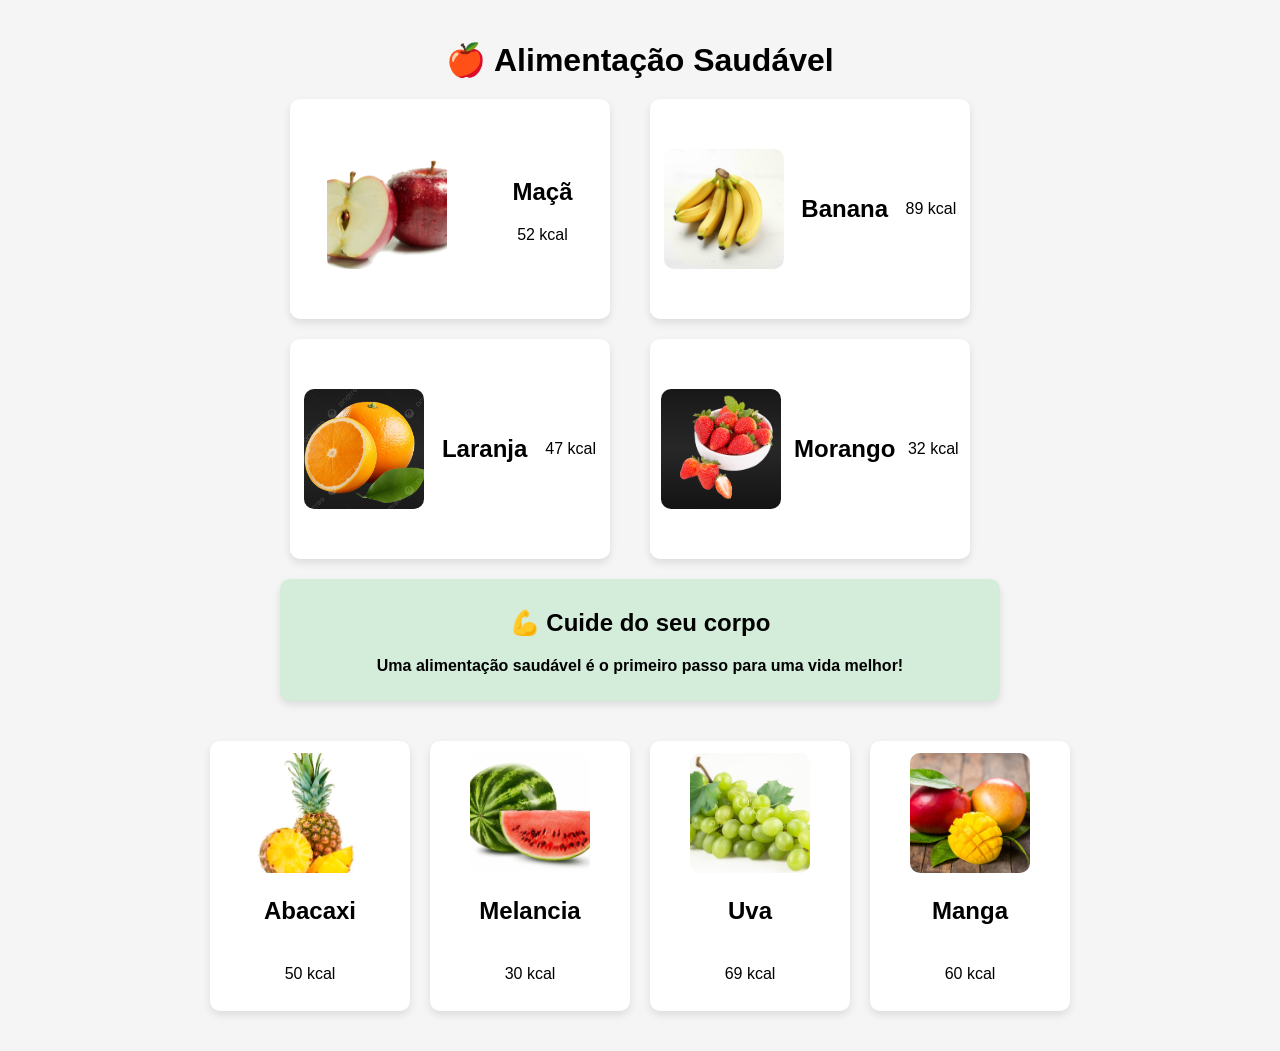
<file: index.html>
<!DOCTYPE html>
<html lang="pt-br">
<head>
    <meta charset="UTF-8">
    <title>Cards de Frutas</title>
    <link rel="stylesheet" href="styles 8.3.css">
</head>
<body>

<h1 class="titulo">🍎 Alimentação Saudável</h1>

<div class="container1">

    <div class="card">
        <img src="maca.png" alt="Maçã">
       <div><h2>Maçã</h2>
        <p>52 kcal</p></div> 
    </div>

    <div class="card">
        <img src="banana.png" alt="Banana">
        <h2>Banana</h2>
        <p>89 kcal</p>
    </div>

    <div class="card">
        <img src="laranja.png" alt="Laranja">
        <h2>Laranja</h2>
        <p>47 kcal</p>
    </div>

    <div class="card">
        <img src="morango.png" alt="Morango">
        <h2>Morango</h2>
        <p>32 kcal</p>
    </div>
</div>

<div class="cdestaque">
    <!-- Card motivacional -->
    <div >
        <h2>💪 Cuide do seu corpo</h2>
        <p>Uma alimentação saudável é o primeiro passo para uma vida melhor!</p>
    </div>
</div>

<div class="container2">
    <div class="card2">
        <img src="abacaxi.png" alt="Abacaxi">
        <h2>Abacaxi</h2>
        <p>50 kcal</p>
    </div>

    <div class="card2">
        <img src="melancia.png" alt="Melancia">
        <h2>Melancia</h2>
        <p>30 kcal</p>
    </div>

    <div class="card2">
        <img src="uva.png" alt="Uva">
        <h2>Uva</h2>
        <p>69 kcal</p>
    </div>

    <div class="card2">
        <img src="manga.png" alt="Manga">
        <h2>Manga</h2>
        <p>60 kcal</p>
    </div>

</div>

</div>

</body>
</html>
</file>
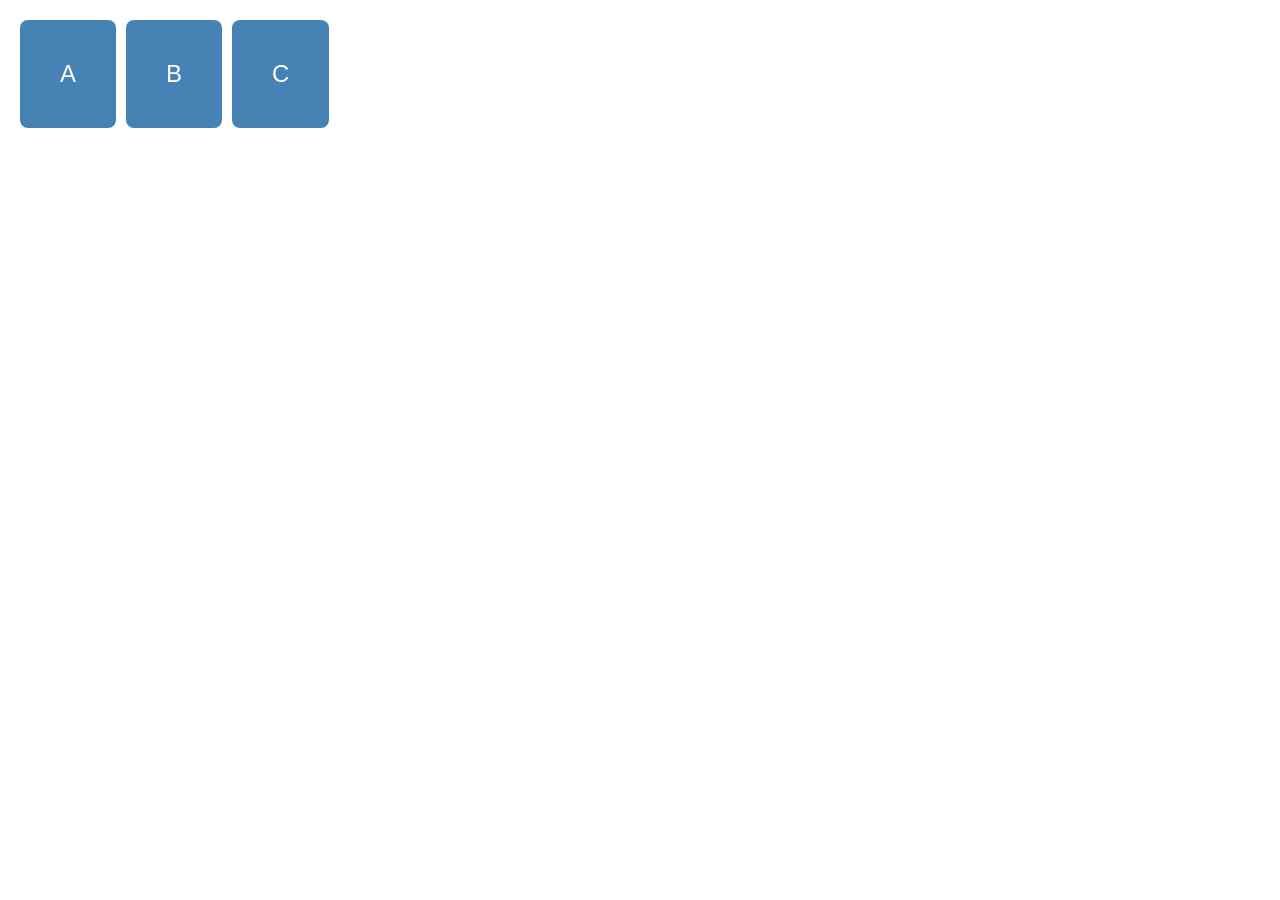
<file: exercicio 9.0.html>
<!DOCTYPE html>
<html lang="pt-BR">
<head>
  <meta charset="UTF-8">
  <meta name="viewport" content="width=device-width, initial-scale=1.0">
  <title>Exercício Responsividade</title>
  <link rel="stylesheet" href="style9_0.css">
</head>
<body>

  <div class="container">
    <div class="box">A</div>
    <div class="box">B</div>
    <div class="box">C</div>
  </div>

</body>
</html>
</file>
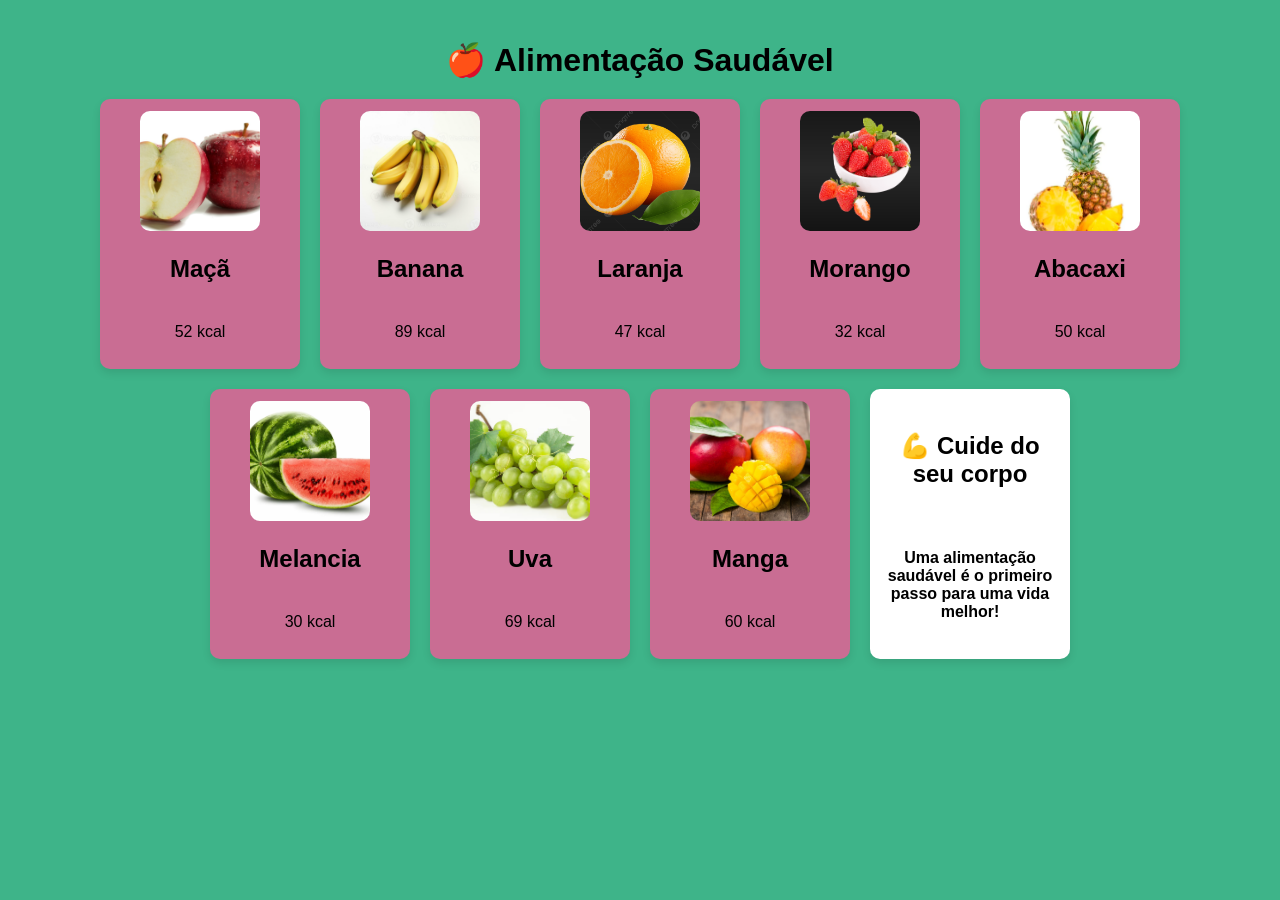
<file: frutas.CarolineDias.html>
<!DOCTYPE html>
<html lang="pt-br">
<head>
    <meta charset="UTF-8">
    <title>Cards de Frutas</title>
    <link rel="stylesheet" href="frutas.CarolineDias.css"> <!-- Deu certo, css da Caroline Dias-->
</head>
<body>

<h1 class="titulo">🍎 Alimentação Saudável</h1>

<div class="container">

    <div class="card">
        <img src="maca.png" alt="Maçã">
        <h2>Maçã</h2>
        <p>52 kcal</p>
    </div>

    <div class="card">
        <img src="banana.png" alt="Banana">
        <h2>Banana</h2>
        <p>89 kcal</p>
    </div>

    <div class="card">
        <img src="laranja.png" alt="Laranja">
        <h2>Laranja</h2>
        <p>47 kcal</p>
    </div>

    <div class="card">
        <img src="morango.png" alt="Morango">
        <h2>Morango</h2>
        <p>32 kcal</p>
    </div>

    <div class="card">
        <img src="abacaxi.png" alt="Abacaxi">
        <h2>Abacaxi</h2>
        <p>50 kcal</p>
    </div>

    <div class="card">
        <img src="melancia.png" alt="Melancia">
        <h2>Melancia</h2>
        <p>30 kcal</p>
    </div>

    <div class="card">
        <img src="uva.png" alt="Uva">
        <h2>Uva</h2>
        <p>69 kcal</p>
    </div>

    <div class="card">
        <img src="manga.png" alt="Manga">
        <h2>Manga</h2>
        <p>60 kcal</p>
    </div>

    <!-- Card motivacional -->
    <div class="card destaque">
        <h2>💪 Cuide do seu corpo</h2>
        <p>Uma alimentação saudável é o primeiro passo para uma vida melhor!</p>
    </div>

</div>

</body>
</html>
</file>
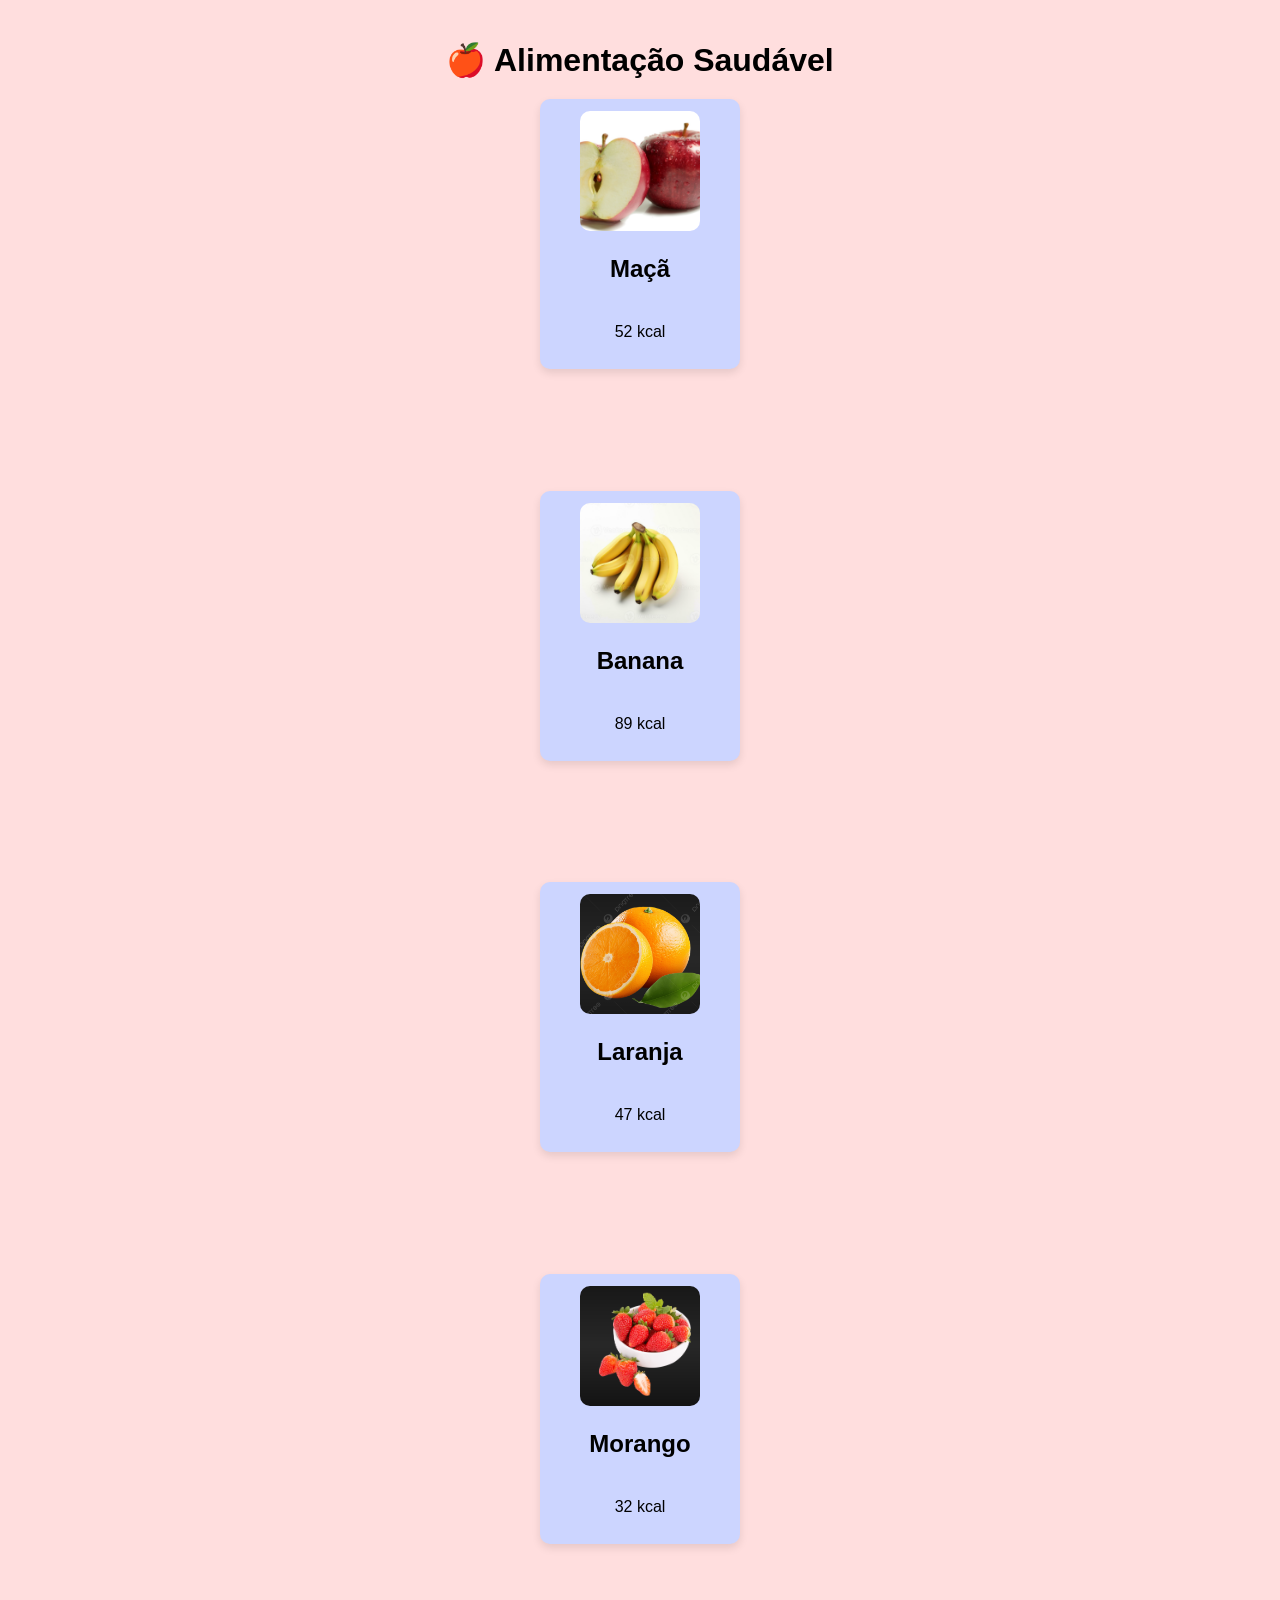
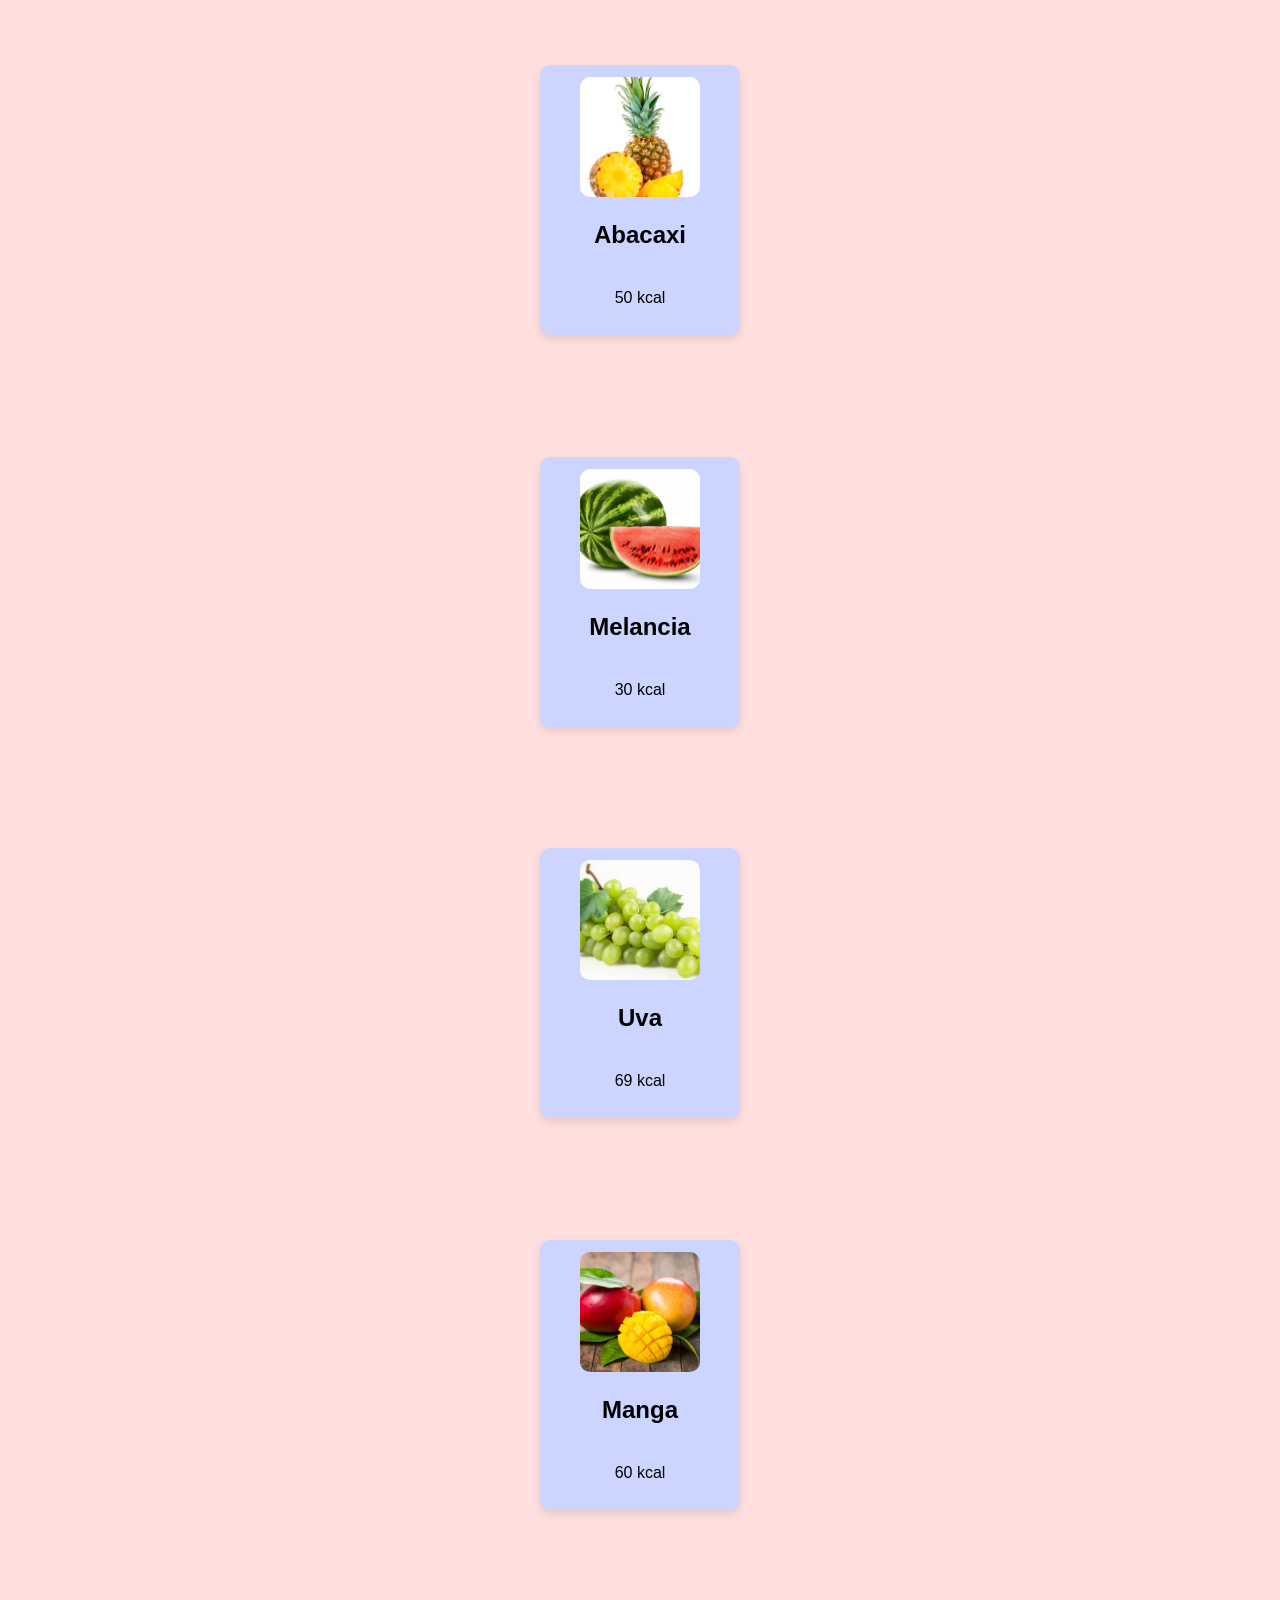
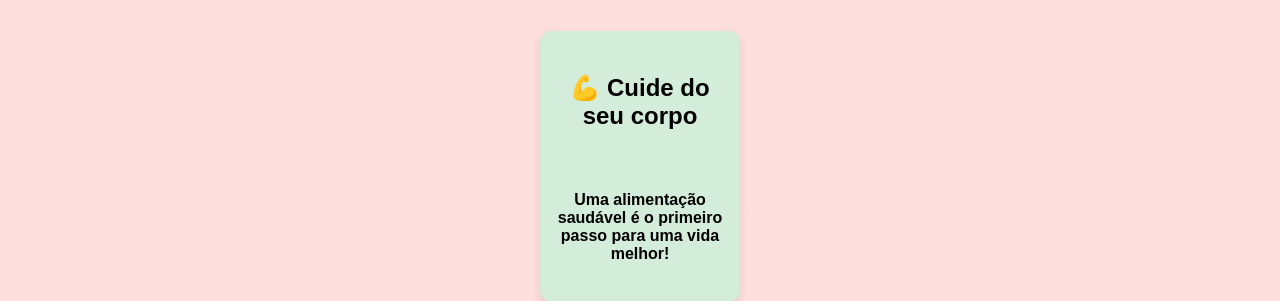
<file: Frutas.GustavoSaldanha.html>
<!DOCTYPE html>
<html lang="pt-br">
<head>
    <meta charset="UTF-8">
    <title>Cards de Frutas</title>
    <link rel="stylesheet" href="Frutas.GustavoSaldanha.css"> <!-- Deu certo, css do Gustavo Saldanha -->
</head>
<body>

<h1 class="titulo">🍎 Alimentação Saudável</h1>

<div class="container">

    <div class="card">
        <img src="maca.png" alt="Maçã">
        <h2>Maçã</h2>
        <p>52 kcal</p>
    </div>

    <div class="card">
        <img src="banana.png" alt="Banana">
        <h2>Banana</h2>
        <p>89 kcal</p>
    </div>

    <div class="card">
        <img src="laranja.png" alt="Laranja">
        <h2>Laranja</h2>
        <p>47 kcal</p>
    </div>

    <div class="card">
        <img src="morango.png" alt="Morango">
        <h2>Morango</h2>
        <p>32 kcal</p>
    </div>

    <div class="card">
        <img src="abacaxi.png" alt="Abacaxi">
        <h2>Abacaxi</h2>
        <p>50 kcal</p>
    </div>

    <div class="card">
        <img src="melancia.png" alt="Melancia">
        <h2>Melancia</h2>
        <p>30 kcal</p>
    </div>

    <div class="card">
        <img src="uva.png" alt="Uva">
        <h2>Uva</h2>
        <p>69 kcal</p>
    </div>

    <div class="card">
        <img src="manga.png" alt="Manga">
        <h2>Manga</h2>
        <p>60 kcal</p>
    </div>

    <!-- Card motivacional -->
    <div class="card destaque">
        <h2>💪 Cuide do seu corpo</h2>
        <p>Uma alimentação saudável é o primeiro passo para uma vida melhor!</p>
    </div>

</div>

</body>
</html>
</file>
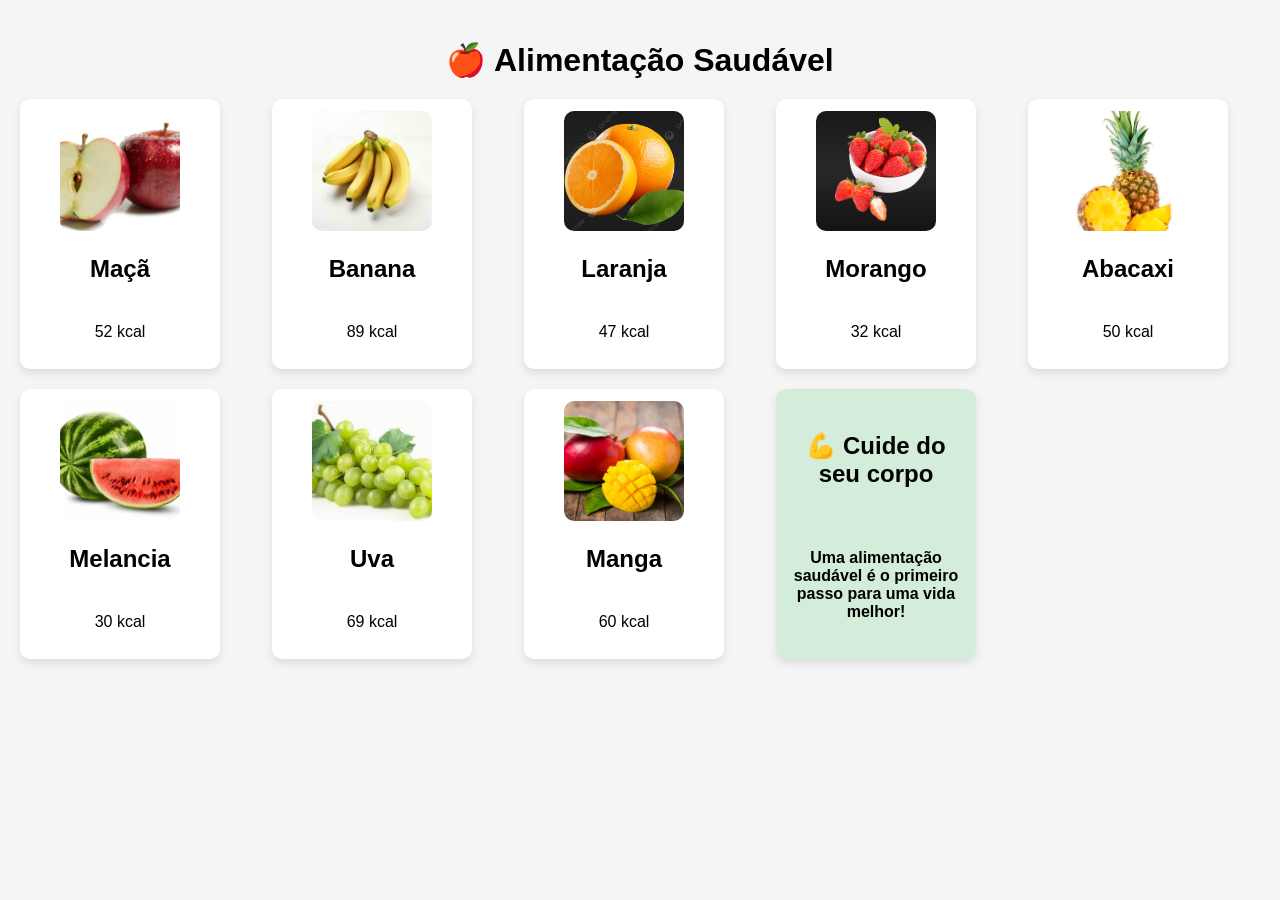
<file: frutas.layout1.html>
<!DOCTYPE html>
<html lang="pt-br">
<head>
    <meta charset="UTF-8">
    <title>Cards de Frutas</title>
    <link rel="stylesheet" href="styles.Layout1.css">
</head>
<body>

<h1 class="titulo">🍎 Alimentação Saudável</h1>

<div class="container">

    <div class="card">
        <img src="maca.png" alt="Maçã">
        <h2>Maçã</h2>
        <p>52 kcal</p>
    </div>

    <div class="card">
        <img src="banana.png" alt="Banana">
        <h2>Banana</h2>
        <p>89 kcal</p>
    </div>

    <div class="card">
        <img src="laranja.png" alt="Laranja">
        <h2>Laranja</h2>
        <p>47 kcal</p>
    </div>

    <div class="card">
        <img src="morango.png" alt="Morango">
        <h2>Morango</h2>
        <p>32 kcal</p>
    </div>

    <div class="card">
        <img src="abacaxi.png" alt="Abacaxi">
        <h2>Abacaxi</h2>
        <p>50 kcal</p>
    </div>

    <div class="card">
        <img src="melancia.png" alt="Melancia">
        <h2>Melancia</h2>
        <p>30 kcal</p>
    </div>

    <div class="card">
        <img src="uva.png" alt="Uva">
        <h2>Uva</h2>
        <p>69 kcal</p>
    </div>

    <div class="card">
        <img src="manga.png" alt="Manga">
        <h2>Manga</h2>
        <p>60 kcal</p>
    </div>

    <!-- Card motivacional -->
    <div class="card destaque">
        <h2>💪 Cuide do seu corpo</h2>
        <p>Uma alimentação saudável é o primeiro passo para uma vida melhor!</p>
    </div>

</div>

</body>
</html>
</file>
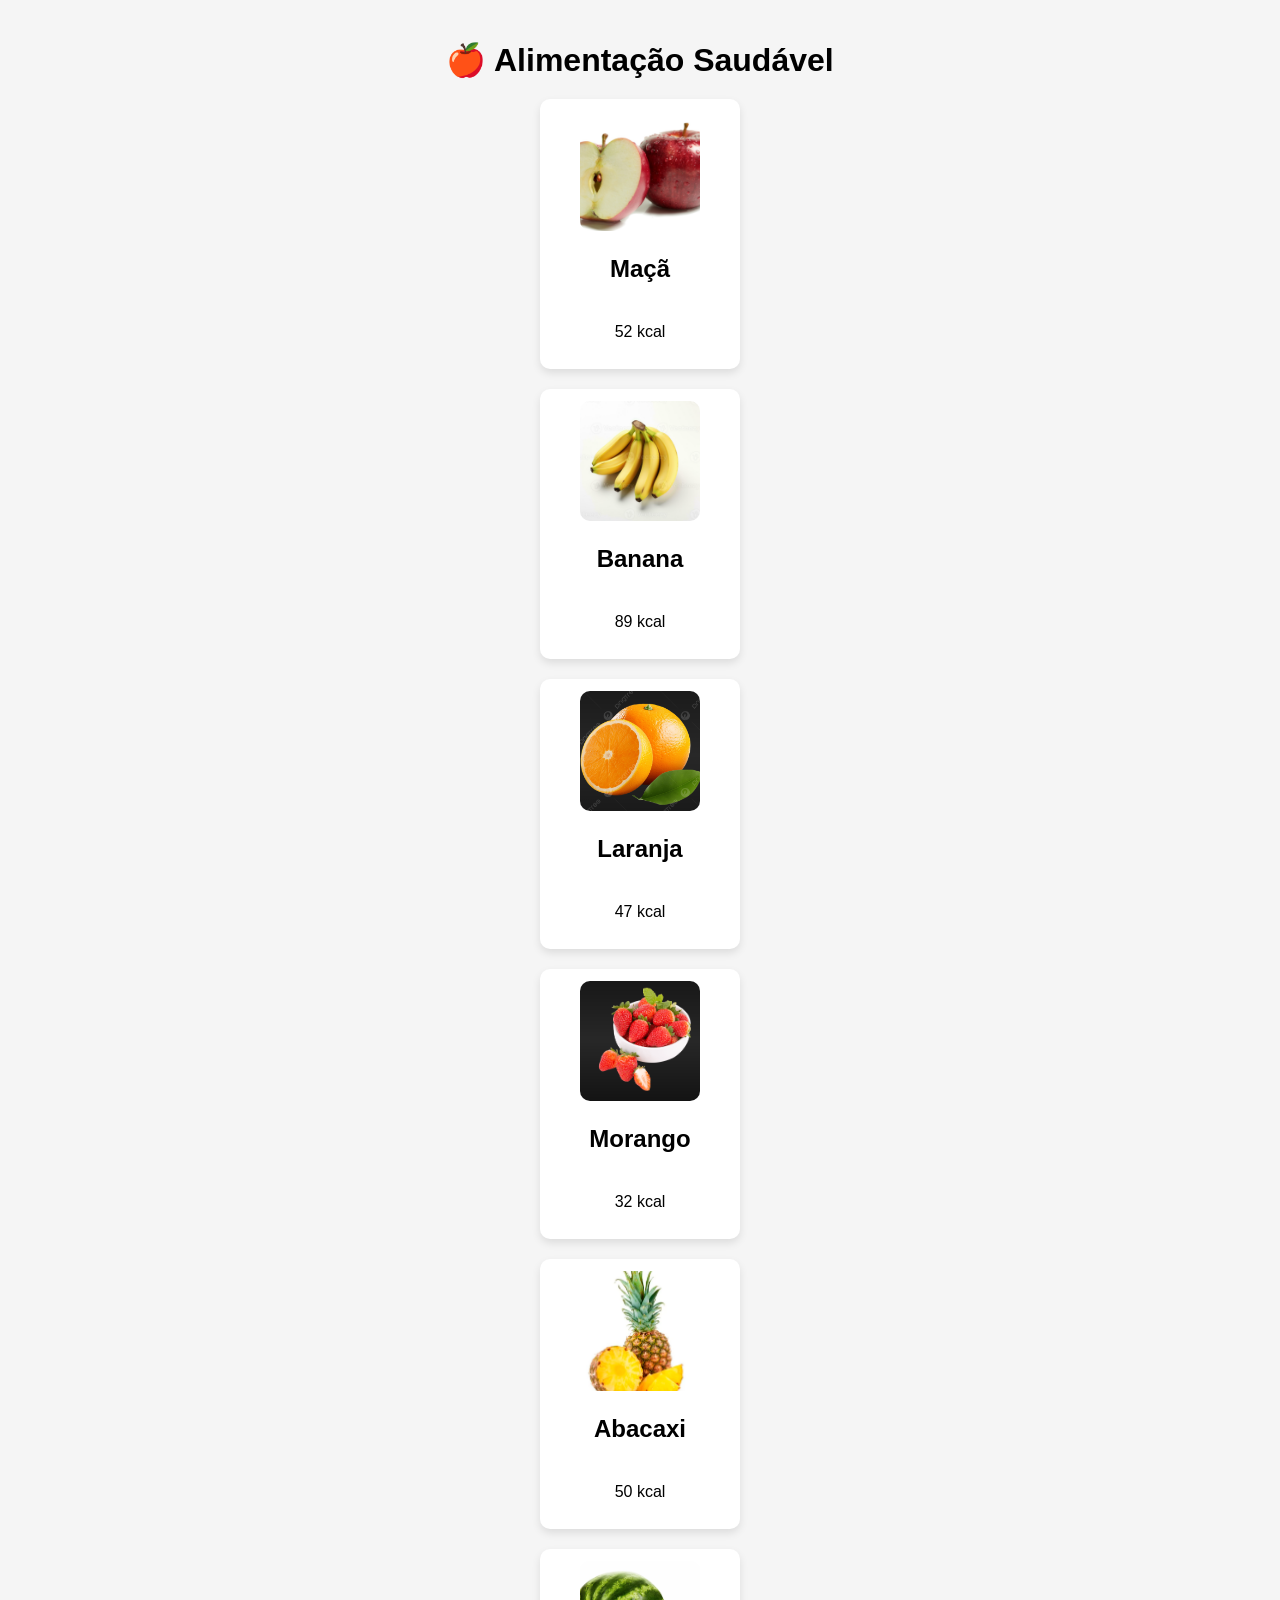
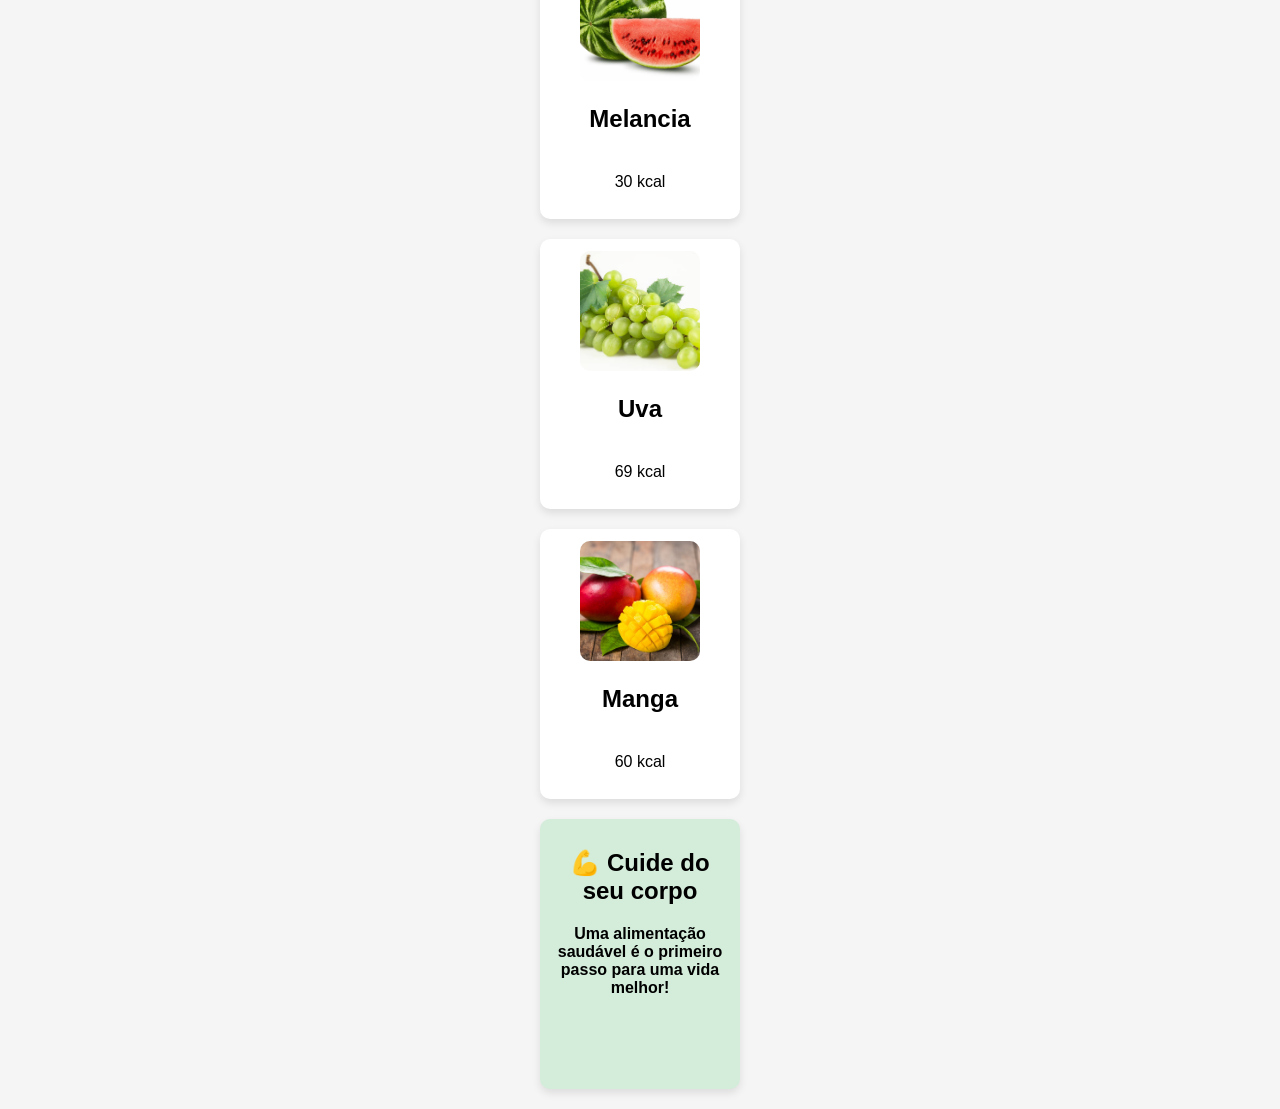
<file: frutas.layout2.html>
<!DOCTYPE html>
<html lang="pt-br">
<head>
    <meta charset="UTF-8">
    <title>Cards de Frutas</title>
    <link rel="stylesheet" href="styles.layout2.css">
</head>
<body>

<h1 class="titulo">🍎 Alimentação Saudável</h1>

<div class="container">

    <div class="card">
        <img src="maca.png" alt="Maçã">
        <h2>Maçã</h2>
        <p>52 kcal</p>
    </div>

    <div class="card">
        <img src="banana.png" alt="Banana">
        <h2>Banana</h2>
        <p>89 kcal</p>
    </div>

    <div class="card">
        <img src="laranja.png" alt="Laranja">
        <h2>Laranja</h2>
        <p>47 kcal</p>
    </div>

    <div class="card">
        <img src="morango.png" alt="Morango">
        <h2>Morango</h2>
        <p>32 kcal</p>
    </div>

    <div class="card">
        <img src="abacaxi.png" alt="Abacaxi">
        <h2>Abacaxi</h2>
        <p>50 kcal</p>
    </div>

    <div class="card">
        <img src="melancia.png" alt="Melancia">
        <h2>Melancia</h2>
        <p>30 kcal</p>
    </div>

    <div class="card">
        <img src="uva.png" alt="Uva">
        <h2>Uva</h2>
        <p>69 kcal</p>
    </div>

    <div class="card">
        <img src="manga.png" alt="Manga">
        <h2>Manga</h2>
        <p>60 kcal</p>
    </div>

    <!-- Card motivacional -->
    <div class="card destaque">
        <h2>💪 Cuide do seu corpo</h2>
        <p>Uma alimentação saudável é o primeiro passo para uma vida melhor!</p>
    </div>

</div>

</body>
</html>
</file>
<file: styles 8.3.css>
body {
    font-family: Arial, sans-serif;
    margin: 0;
    padding: 20px;
    background-color: #f5f5f5;
}

.titulo {
    text-align: center;
    margin-bottom: 20px;
}

/* Container flexbox */
.container1 {
  display: grid;
  grid-template-columns: 1fr 1fr; /* 2 em cima, 2 embaixo */
  gap: 20px;

  max-width: 700px;
  margin: 0 auto;
}
.container2 {
    display: grid;
    grid-template-columns: 1fr 1fr 1fr 1fr;
    flex-wrap: wrap;
    justify-content: center;
    gap: 20px;
    max-width: 700px;  /* largura máxima */
    margin: 0 auto;     /* centraliza */
    padding: 20px;      /* espaço interno */
}

/* Cards padrão */
.card {
    display: flex;
    width: 300px;
    height: 200px;
    background-color: white;
    border-radius: 10px;
    box-shadow: 0 4px 8px rgba(0,0,0,0.1);
    
    
    flex-direction: row;
    align-items: center;
    justify-content: space-around;
    gap: 10px;
    padding: 10px;
    text-align: center;
}
.card2 {
    width: 180px;
    height: 250px;
    background-color: white;
    border-radius: 10px;
    box-shadow: 0 4px 8px rgba(0,0,0,0.1);
    
    display: flex;
    flex-direction: column;
    align-items: center;
    justify-content: space-around;
    
    padding: 10px;
    text-align: center;
}
/* Imagens */
.card img {
    width: 120px;
    height: 120px;
    object-fit: cover;
    border-radius: 10px;
    overflow: hidden;
}
.card2 img {
    width: 120px;
    height: 120px;
    object-fit: cover;
    border-radius: 10px;
    overflow: hidden;
}


/* Card especial */
.cdestaque {
    background-color: #d4edda;
    font-weight: bold;
     border-radius: 10px;
    box-shadow: 0 4px 8px rgba(0,0,0,0.1);
    margin-bottom:10px;
    padding: 10px;
    text-align: center;
     max-width: 700px;
     align-items: center;
     margin: 20px auto;
}
</file>
<file: style9_0.css>
body {
  margin: 0;
  font-family: Arial, sans-serif;
}

.container {
  display: flex;
  flex-direction: column;
  gap: 10px;
  padding: 20px;
}

.box {
  background: steelblue;
  color: white;
  padding: 40px;
  text-align: center;
  font-size: 24px;
  border-radius: 8px;
}
@media (min-width: 768px){
  .container{
  display: flex;
  flex-direction:row;
  gap: 10px;
  padding: 20px;
  width: 200px;
  }
}
</file>
<file: frutas.CarolineDias.css>
body { /* Deu certo, css da Caroline Dias*/
    font-family: Arial, sans-serif; 
    margin: 0;
    padding: 20px;
    background-color: #3EB489;

}
.titulo {
    text-align: center;
    margin-bottom: 20px;
}

/* Container flexbox */
.container {
    display: flex;
    flex-wrap: wrap;
    justify-content: center;
    gap: 20px;
}

/* Cards padrão */
.card {
    width: 180px;
    height: 250px;
    background-color: #c96d93 ;
    border-radius: 10px;
    box-shadow: 0 4px 8px rgba(0,0,0,0.1);
    
    display: flex;
    flex-direction: column;
    align-items: center;
    justify-content: space-around;
    
    padding: 10px;
    text-align: center;
}

/* Imagens */
.card img {
    width: 120px;
    height: 120px;
    object-fit: cover;
    border-radius: 10px;
}

/* Card especial */
.destaque {
    background-color: #ffffff;
    font-weight: bold;
}
</file>
<file: Frutas.GustavoSaldanha.css>
body { /* Deu certo, css do Gustavo Saldanha */
    
    font-family: Arial, sans-serif;
    margin: 0;
    padding: 20px;
    background-color: #ffdede;
}

.titulo {
    text-align: center;
    margin-bottom: 20px;
}

/* Container flexbox */
.container {
    display: grid;
    flex-wrap: nowrap;
    justify-content: center;
    gap: 5%;
}

/* Cards padrão */
.card {
    width: 180px;
    height: 250px;
    background-color: rgb(204, 213, 255);
    border-radius: 10px;
    box-shadow: 0 4px 8px rgba(0,0,0,0.1);
    
    display: flex;
    flex-direction: column;
    align-items: center;
    justify-content: space-around;
    
    padding: 10px;
    text-align: center;
}

/* Imagens */
.card img {
    width: 120px;
    height: 120px;
    object-fit: cover;
    border-radius: 10px;
}

/* Card especial */
.destaque {
    background-color: #d4edda;
    font-weight: bold;
}
</file>
<file: styles.Layout1.css>
body {
    font-family: Arial, sans-serif;
    margin: 0;
    padding: 20px;
    background-color: #f5f5f5;
}

.titulo {
    text-align: center;
    margin-bottom: 20px;
}

/* Container flexbox */
.container {
    display: grid;
    grid-template-columns: 1fr 1fr 1fr 1fr 1fr;
  
    justify-content: center;
    gap: 20px;
}

/* Cards padrão */
.card {
    width: 180px;
    height: 250px;
    background-color: white;
    border-radius: 10px;
    box-shadow: 0 4px 8px rgba(0,0,0,0.1);
    
    display: flex;
    flex-direction: column;
    align-items: center;
    justify-content: space-around;
    
    padding: 10px;
    text-align: center;
}

/* Imagens */
.card img {
    width: 120px;
    height: 120px;
    object-fit: cover;
    border-radius: 10px;
}

/* Card especial */
.destaque {
    background-color: #d4edda;
    font-weight: bold;
}
</file>
<file: styles.layout2.css>
body {
    font-family: Arial, sans-serif;
    margin: 0;
    padding: 20px;
    background-color: #f5f5f5;
}

.titulo {
    text-align: center;
    margin-bottom: 20px;
}

/* Container flexbox */
.container {
    display: flex;
    flex-wrap: wrap;
     flex-direction: column;
    align-items: center;
    gap: 20px;
   
}

/* Cards padrão */
.card {
    width: 180px;
    height: 250px;
    background-color: white;
    border-radius: 10px;
    box-shadow: 0 4px 8px rgba(0,0,0,0.1);
    
    display: flex;
    flex-direction: column;
    align-items: center;
    justify-content: space-around;
    
    padding: 10px;
    text-align: center;
}

/* Imagens */
.card img {
    width: 120px;
    height: 120px;
    object-fit: cover;
    border-radius: 10px;
}

/* Card especial */
.destaque {
    background-color: #d4edda;
    font-weight: bold;
    display: block;
}
</file>
